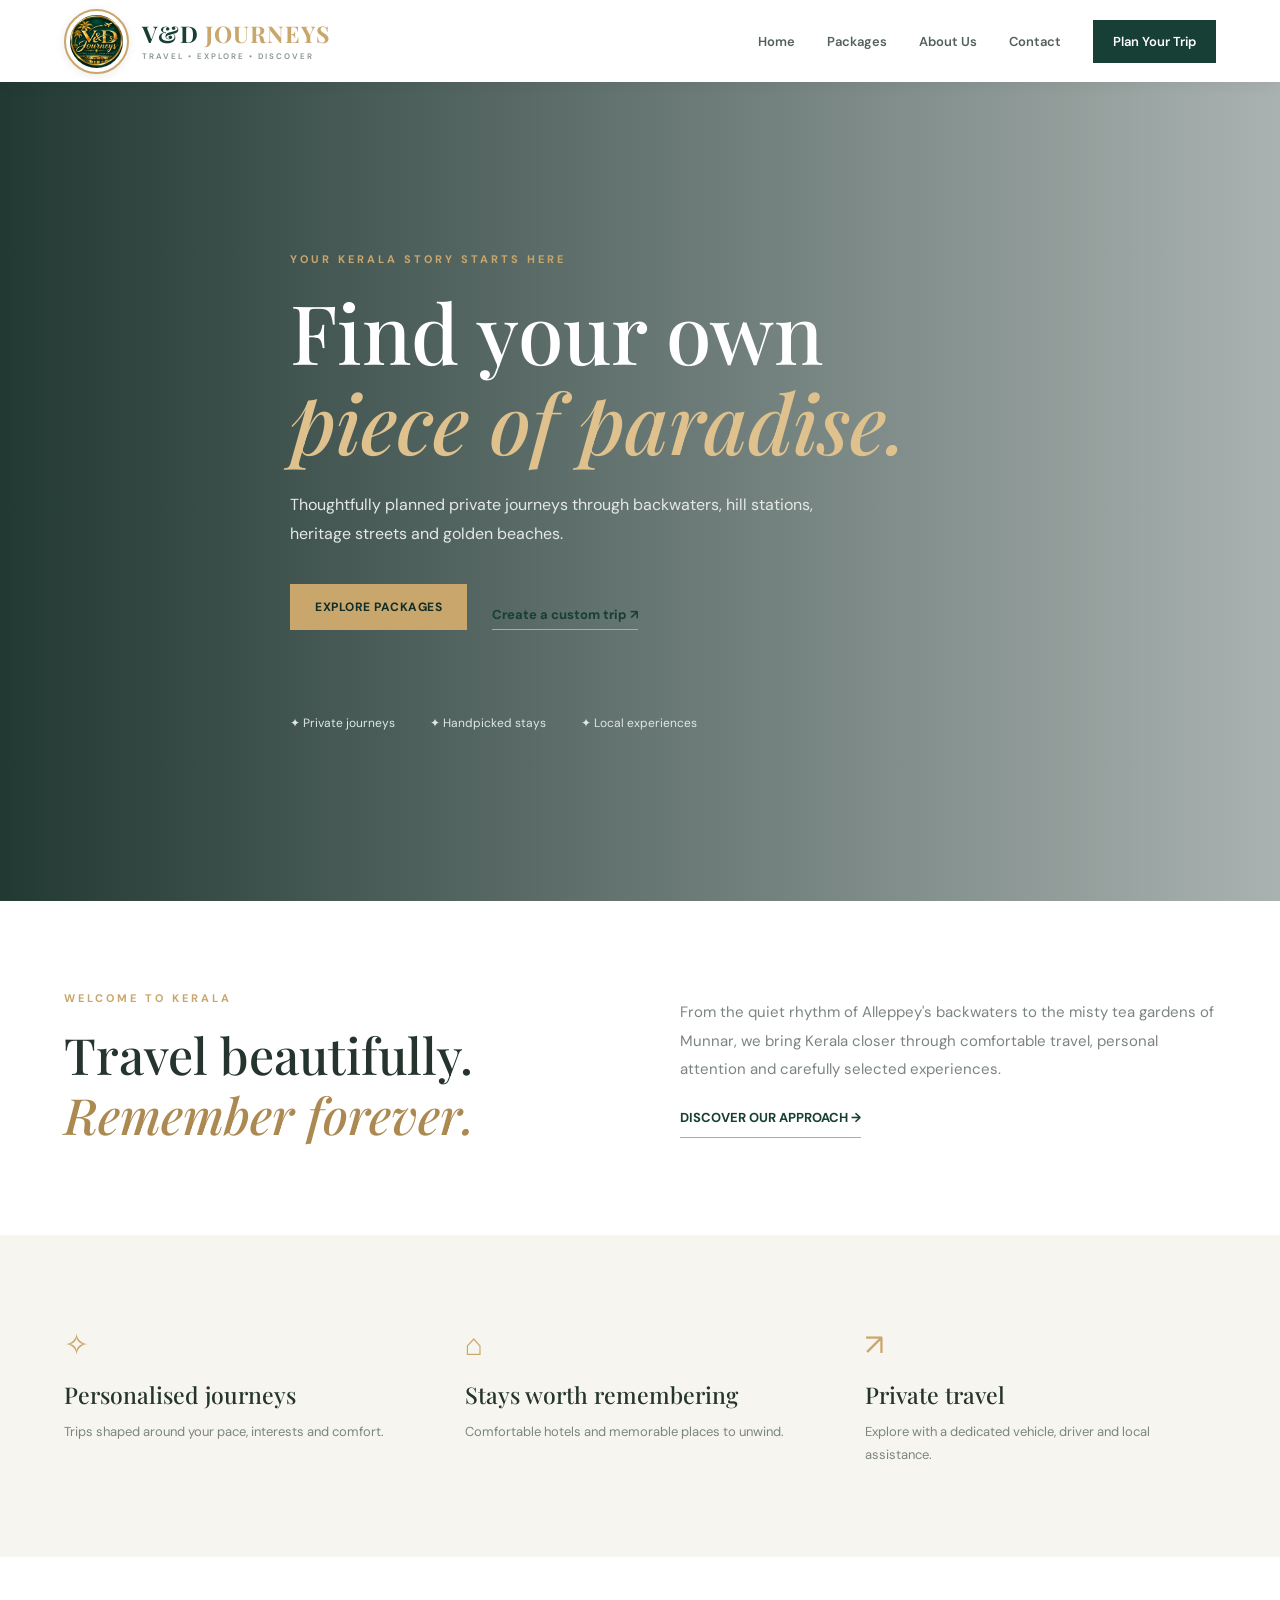
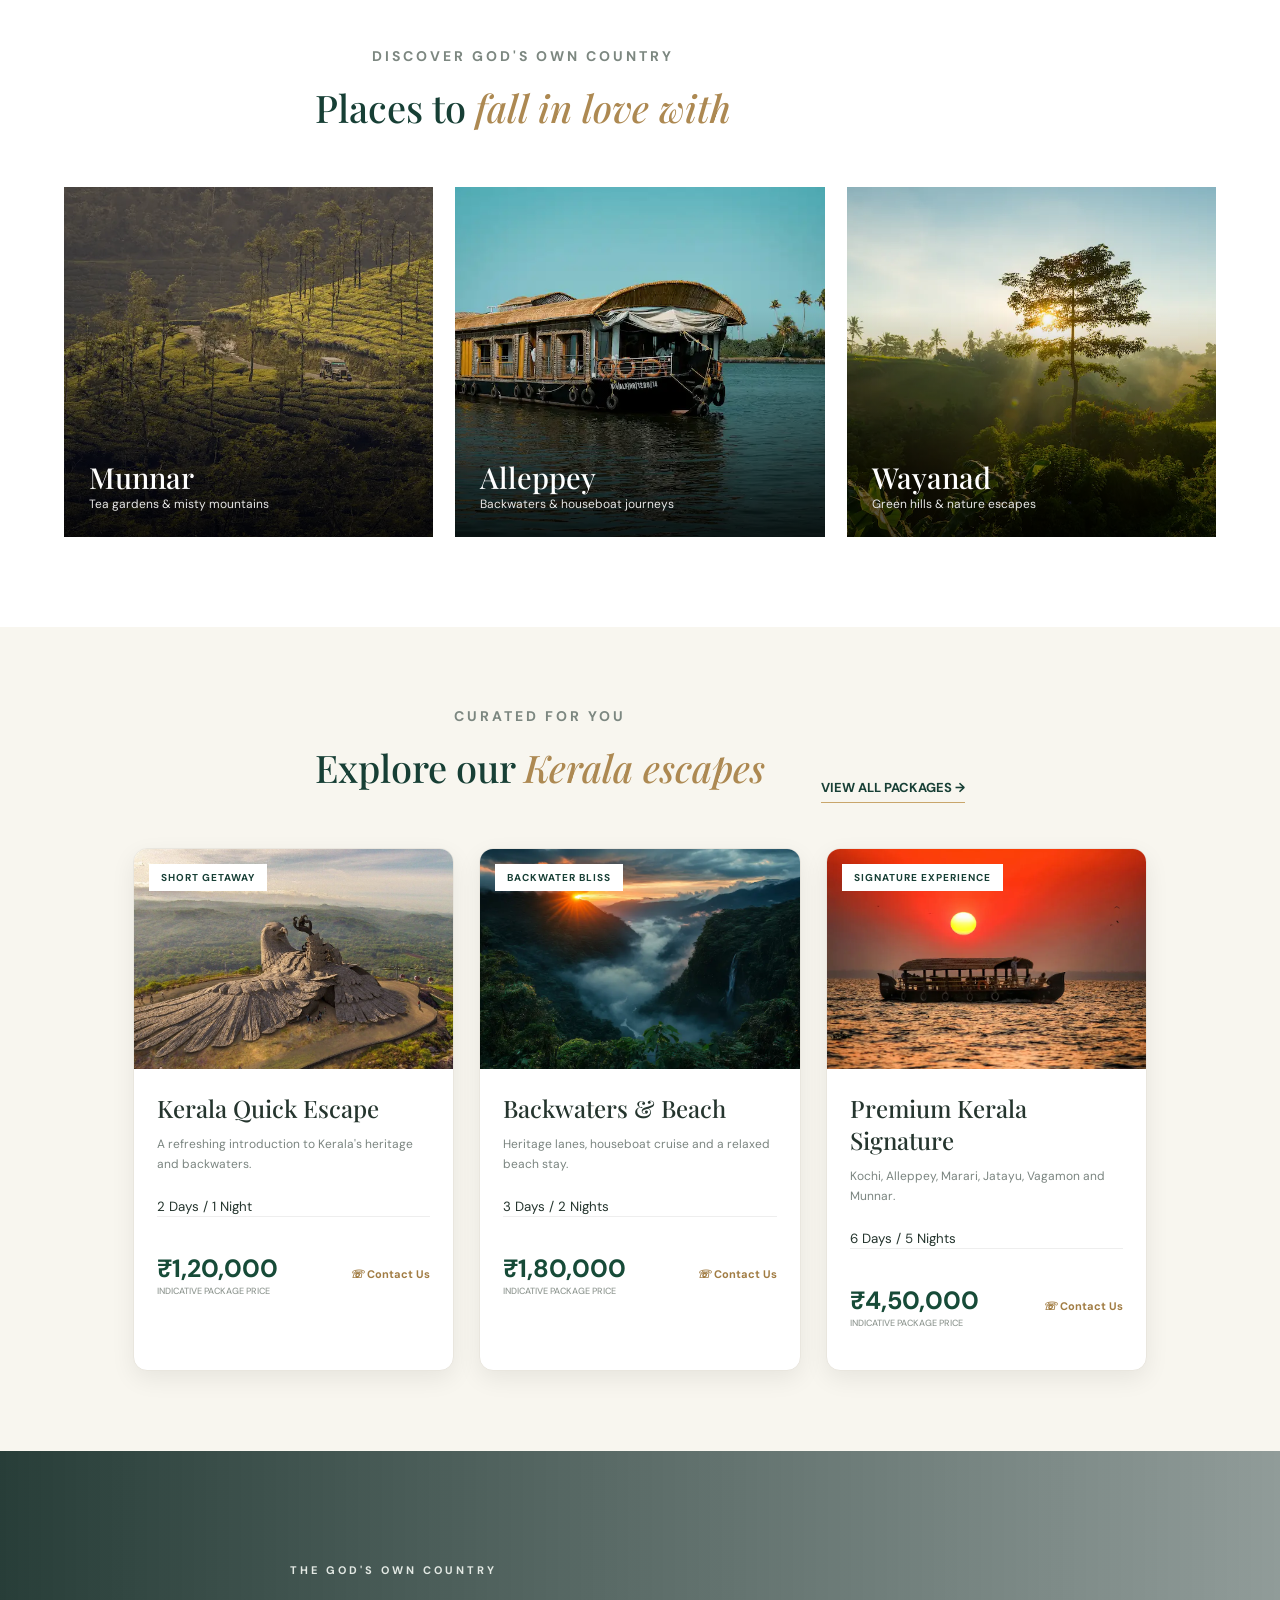
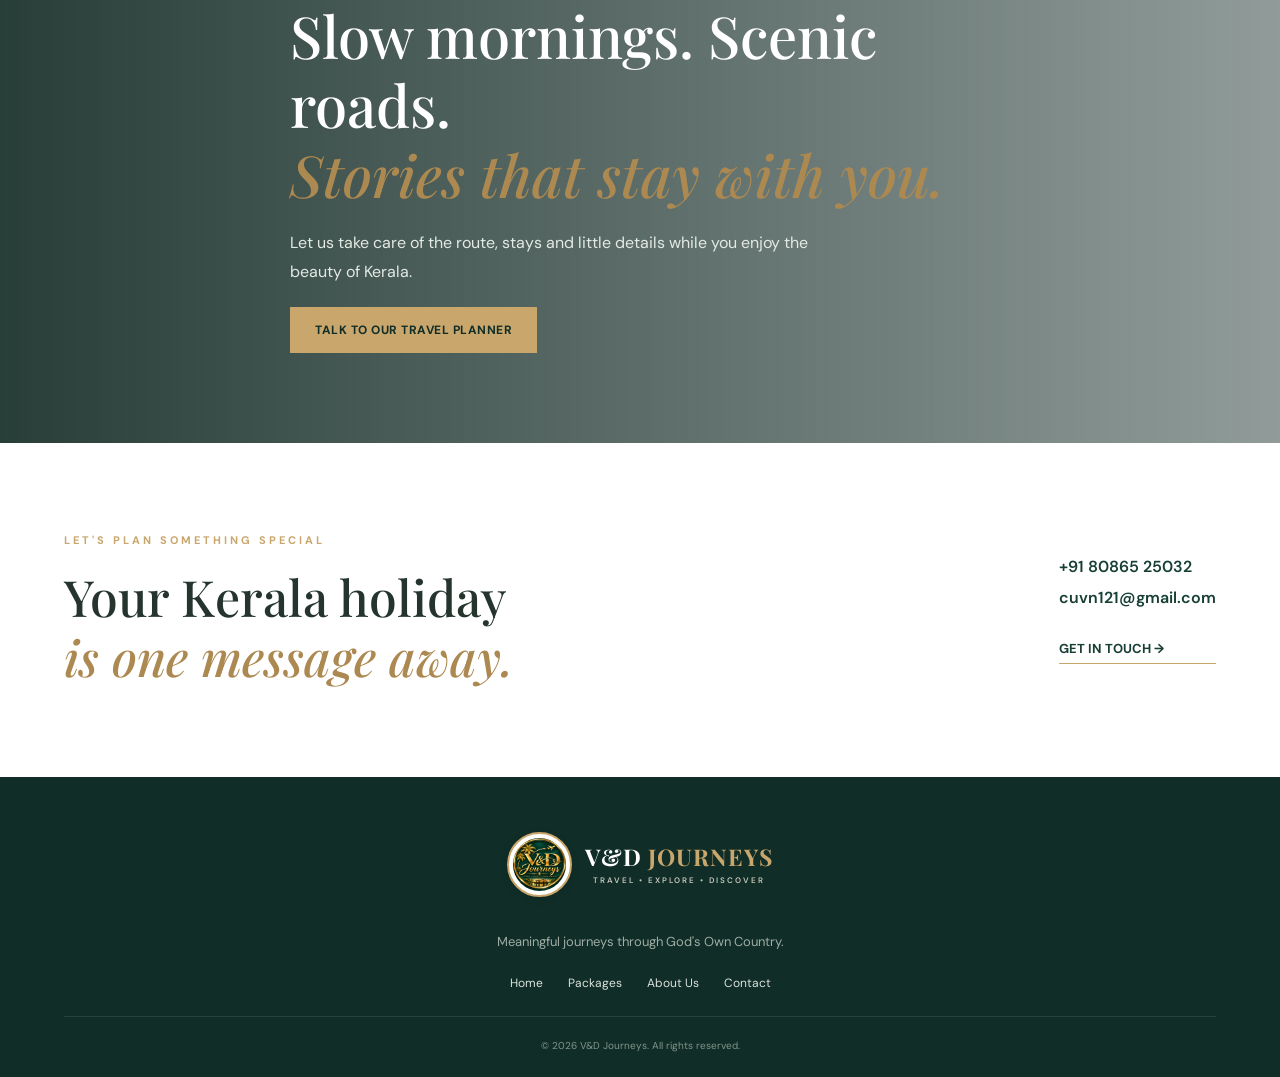
<file: index.html>
<!DOCTYPE html>
<html lang="en">
    <head>
        <meta charset="UTF-8">
        <meta name="viewport" content="width=device-width, initial-scale=1.0">

        <title>V&D Journeys | Kerala Tour Packages</title>

        <meta name="description"
            content="Explore God's Own Country with V&D Journeys. Discover premium Kerala tour packages, private holidays, beautiful destinations and unforgettable travel experiences.">

        <meta name="keywords"
            content="V&D Journeys, Kerala tours, Kerala tour packages, Kerala holidays, Munnar, Alleppey, Wayanad, Kerala">

        <meta name="author" content="V&D Journeys">

        <meta name="theme-color" content="#123C32">

        <!-- Google Fonts -->
        <link rel="preconnect" href="https://fonts.googleapis.com">
        <link rel="preconnect" href="https://fonts.gstatic.com" crossorigin>

        <link
            href="https://fonts.googleapis.com/css2?family=DM+Sans:wght@400;500;600;700&family=Playfair+Display:wght@500;600;700&display=swap"
            rel="stylesheet">

        <!-- Main Stylesheet -->
        <link rel="stylesheet" href="style.css">
    </head>
    <body>

        <header>
            <a class="logo" href="index.html">
                <span class="logo-image">
                    <img src="./logovd.png" alt="V&D Journeys">
                </span>

                <span class="logo-details">
                    <span class="brand-name">V&D <span>JOURNEYS</span></span>
                    <span class="brand-tagline">TRAVEL • EXPLORE •
                        DISCOVER</span>
                </span>
            </a>

            <button class="menu-toggle"
                onclick="toggleMenu()"
                aria-label="Toggle navigation">
                ☰
            </button>

            <nav id="navigation">
                <a href="index.html">Home</a>
                <a href="packages.html">Packages</a>
                <a href="about.html">About Us</a>
                <a href="contact.html">Contact</a>
                <a class="nav-button" href="https://wa.me/918086525032">
                    Plan Your Trip
                </a>
            </nav>
        </header>

        <section class="hero">
            <div class="container hero-content">
                <p class="eyebrow">YOUR KERALA STORY STARTS HERE</p>
                <h1>Find your own<br><em>piece of paradise.</em></h1>
                <p class="description">
                    Thoughtfully planned private journeys through backwaters,
                    hill stations, heritage streets and golden beaches.
                </p>
                <div class="hero-buttons">
                    <a class="btn btn-gold" href="packages.html">EXPLORE
                        PACKAGES</a>
                    <a class="text-link light-link" href="contact.html">Create a
                        custom trip ↗</a>
                </div>
                <div class="hero-bottom">
                    <span>✦ Private journeys</span>
                    <span>✦ Handpicked stays</span>
                    <span>✦ Local experiences</span>
                </div>
            </div>
        </section>

        <section class="container intro">
            <div>
                <p class="eyebrow">WELCOME TO KERALA</p>
                <h2>Travel beautifully.<br><em>Remember forever.</em></h2>
            </div>
            <div class="intro-text">
                <p>
                    From the quiet rhythm of Alleppey's backwaters to the misty
                    tea
                    gardens of Munnar, we bring Kerala closer through
                    comfortable
                    travel, personal attention and carefully selected
                    experiences.
                </p>
                <a class="text-link" href="about.html">DISCOVER OUR APPROACH
                    →</a>
            </div>
        </section>

        <section class="features">
            <div class="container feature-grid">
                <div><span class="feature-icon">✧</span><h3>Personalised
                        journeys</h3><p>Trips shaped around your pace, interests
                        and comfort.</p></div>
                <div><span class="feature-icon">⌂</span><h3>Stays worth
                        remembering</h3><p>Comfortable hotels and memorable
                        places to unwind.</p></div>
                <div><span class="feature-icon">↗</span><h3>Private
                        travel</h3><p>Explore with a dedicated vehicle, driver
                        and local assistance.</p></div>
            </div>
        </section>

        <section class="container">
            <div class="section-heading">
                <div><p class="eyebrow">DISCOVER GOD'S OWN COUNTRY</p><h2>Places
                        to <em>fall in love with</em></h2></div>
            </div>
            <div class="destination-grid">
                <div class="destination"
                    style="background-image:url('./munnar.webp')"><div
                        class="destination-content"><h3>Munnar</h3><p>Tea
                            gardens & misty mountains</p></div></div>
                <div class="destination"
                    style="background-image:url('./alleppey.webp')"><div
                        class="destination-content"><h3>Alleppey</h3><p>Backwaters
                            & houseboat journeys</p></div></div>
                <div class="destination"
                    style="background-image:url('./wayanadu.webp')"><div
                        class="destination-content"><h3>Wayanad</h3><p>Green
                            hills & nature escapes</p></div></div>
            </div>
        </section>

        <section class="packages-section">
            <div class="container">
                <div class="section-heading">
                    <div><p class="eyebrow">CURATED FOR YOU</p><h2>Explore our
                            <em>Kerala escapes</em></h2></div>
                    <a class="text-link" href="packages.html">VIEW ALL PACKAGES
                        →</a>
                </div>
                <div class="package-grid" id="featuredPackages"></div>
            </div>
        </section>

        <section class="experience">
            <div class="container experience-content">
                <p class="eyebrow">THE GOD'S OWN COUNTRY</p>
                <h2>Slow mornings. Scenic roads.<br><em>Stories that stay with
                        you.</em></h2>
                <p>Let us take care of the route, stays and little details while
                    you enjoy the beauty of Kerala.</p>
                <a class="btn btn-gold"
                    href="https://wa.me/918086525032?text=Hello%20Tours%20and%20Travels%2C%20I%20would%20like%20to%20plan%20a%20Kerala%20trip.">TALK
                    TO OUR TRAVEL PLANNER</a>
            </div>
        </section>

        <section class="container contact-section">
            <div><p class="eyebrow">LET'S PLAN SOMETHING SPECIAL</p><h2>Your
                    Kerala holiday<br><em>is one message away.</em></h2></div>
            <div class="contact-details">
                <a href="tel:+918086525032">+91 80865 25032</a>
                <a href="mailto:cuvn121@gmail.com">cuvn121@gmail.com</a>
                <a class="text-link" href="contact.html">GET IN TOUCH →</a>
            </div>
        </section>

        <footer>
            <div class="container">

                <a class="logo footer-logo" href="index.html">
                    <span class="logo-image">
                        <img src="./logovd.png" alt="V&D Journeys Logo">
                    </span>

                    <span class="logo-details">
                        <span class="brand-name">
                            V&D <span>JOURNEYS</span>
                        </span>
                        <span class="brand-tagline">
                            TRAVEL • EXPLORE • DISCOVER
                        </span>
                    </span>
                </a>

                <p>Meaningful journeys through God's Own Country.</p>

                <div class="footer-links">
                    <a href="index.html">Home</a>
                    <a href="packages.html">Packages</a>
                    <a href="about.html">About Us</a>
                    <a href="contact.html">Contact</a>
                </div>

                <div class="copyright">
                    © <span id="year"></span> V&D Journeys. All rights reserved.
                </div>

            </div>
        </footer>

        <script>
    document.getElementById("year").textContent = new Date().getFullYear();
</script>


<script>
const featured = [
  {
    name: "Kerala Quick Escape",
    days: "2 Days / 1 Night",
    price: "₹1,20,000",
    tag: "SHORT GETAWAY",
    img: "./package1.jpg",
    desc: "A refreshing introduction to Kerala's heritage and backwaters.",
    id: "2-day"
  },
  {
    name: "Backwaters & Beach",
    days: "3 Days / 2 Nights",
    price: "₹1,80,000",
    tag: "BACKWATER BLISS",
    img: "./package2.webp",
    desc: "Heritage lanes, houseboat cruise and a relaxed beach stay.",
    id: "3-day"
  },
  {
    name: "Premium Kerala Signature",
    days: "6 Days / 5 Nights",
    price: "₹4,50,000",
    tag: "SIGNATURE EXPERIENCE",
    img: "./package3.webp",
    desc: "Kochi, Alleppey, Marari, Jatayu, Vagamon and Munnar.",
    id: "6-day"
  }
];

document.getElementById("featuredPackages").innerHTML =
  featured.map(p => `
    <article class="package-card">
      <a href="package.html?id=${p.id}">
        <div class="package-image" style="background-image:url('${p.img}')">
          <span class="package-label">${p.tag}</span>
        </div>
      </a>

      <div class="package-info">
        <h3>${p.name}</h3>
        <p>${p.desc}</p>
        <small>${p.days}</small>

        <div class="package-footer">
          <div class="package-price">
            ${p.price}
            <small>INDICATIVE PACKAGE PRICE</small>
          </div>

          <a class="whatsapp-btn"
             href="https://wa.me/918086525032?text=${encodeURIComponent(
               `Hello, I am interested in the ${p.name} package. Please share more details.`
             )}"
             target="_blank"
             rel="noopener noreferrer">
            <i class="whatsapp-icon">☏</i> Contact Us
          </a>
        </div>
      </div>
    </article>
  `).join("");

function toggleMenu() {
  document.getElementById("navigation").classList.toggle("open");
}

document.getElementById("year").textContent =
  new Date().getFullYear();
</script>

    </body>
</html>
</file>
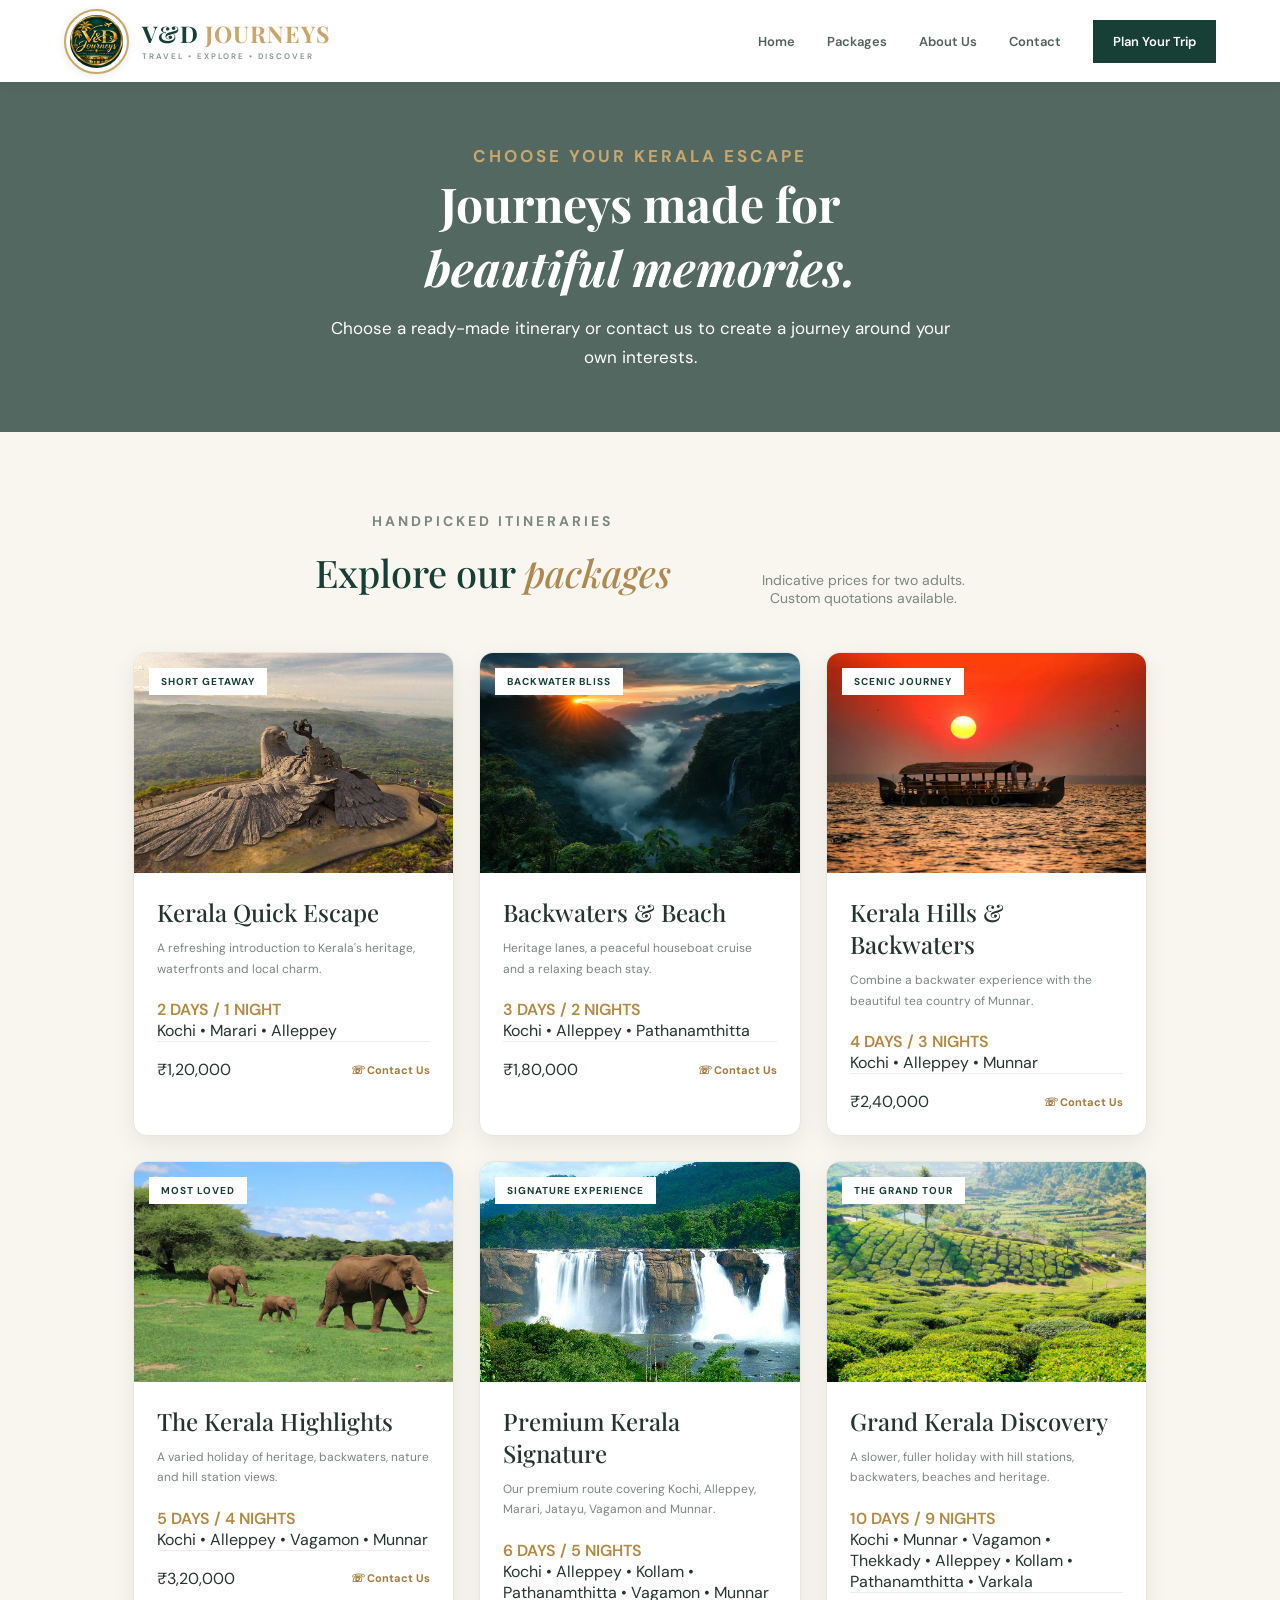
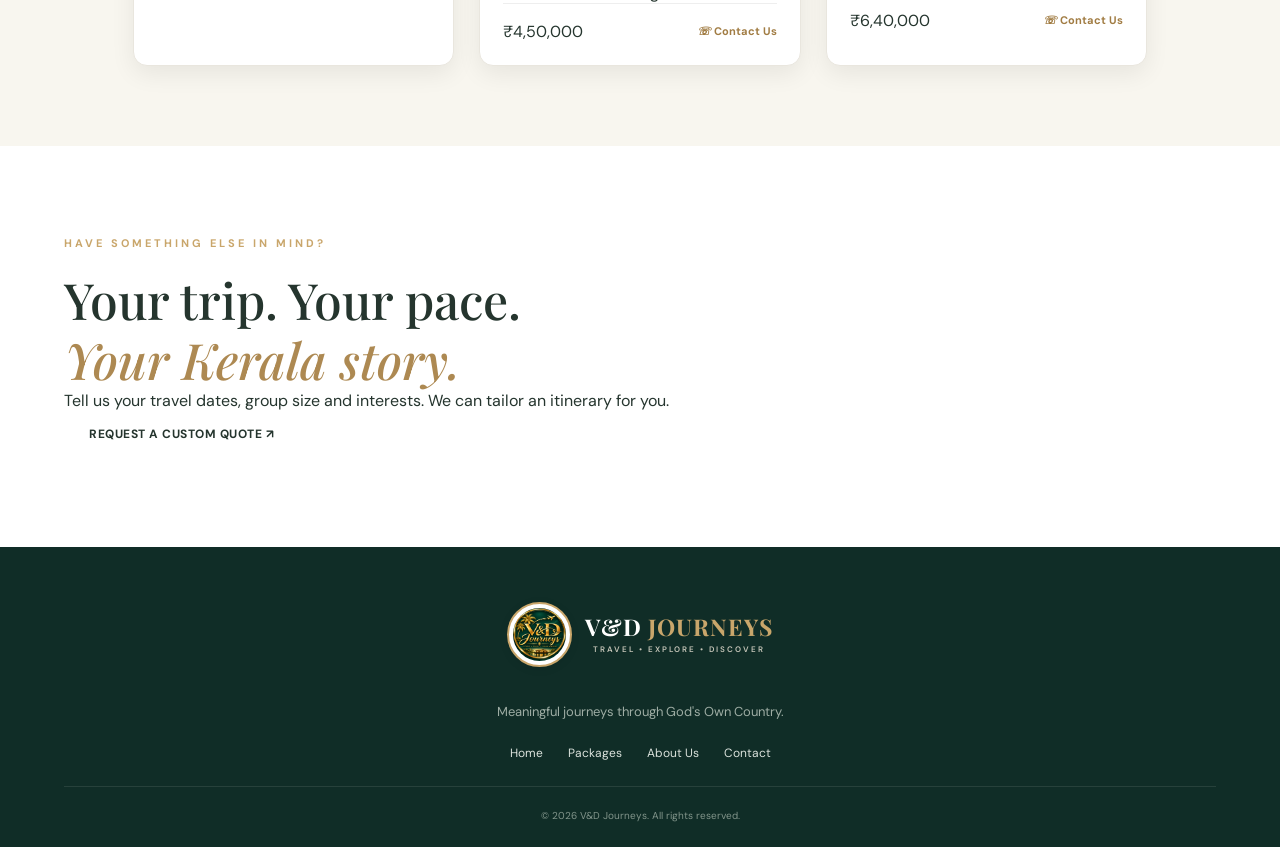
<file: packages.html>
<!DOCTYPE html>
<html lang="en">
    <head>
        <meta charset="UTF-8">
        <meta name="viewport" content="width=device-width, initial-scale=1.0">

        <title>Kerala Tour Packages | Tours and Travels</title>

        <link rel="preconnect" href="https://fonts.googleapis.com">
        <link rel="preconnect" href="https://fonts.gstatic.com" crossorigin>

        <link
            href="https://fonts.googleapis.com/css2?family=DM+Sans:wght@400;500;600;700&family=Playfair+Display:wght@500;600;700&display=swap"
            rel="stylesheet">

        <link rel="stylesheet" href="style.css">
    </head>

    <body>

        <header>
            <a class="logo" href="index.html">
                <span class="logo-image">
                    <img src="./logovd.png" alt="V&D Journeys">
                </span>

                <span class="logo-details">
                    <span class="brand-name">V&D <span>JOURNEYS</span></span>
                    <span class="brand-tagline">TRAVEL • EXPLORE •
                        DISCOVER</span>
                </span>
            </a>

            <button class="menu-toggle"
                onclick="toggleMenu()"
                aria-label="Toggle navigation">
                ☰
            </button>

            <nav id="navigation">
                <a href="index.html">Home</a>
                <a href="packages.html">Packages</a>
                <a href="about.html">About Us</a>
                <a href="contact.html">Contact</a>
                <a class="nav-button" href="https://wa.me/918086525032">
                    Plan Your Trip
                </a>
            </nav>
        </header>

        <section class="page-banner">
            <div class="container">
                <p class="eyebrow">CHOOSE YOUR KERALA ESCAPE</p>
                <h1>Journeys made for<br><em>beautiful memories.</em></h1>
                <p>Choose a ready-made itinerary or contact us to create a
                    journey around your own interests.</p>
            </div>
        </section>

        <section class="packages-section">
            <div class="container">

                <div class="section-heading">
                    <div>
                        <p class="eyebrow">HANDPICKED ITINERARIES</p>
                        <h2>Explore our <em>packages</em></h2>
                    </div>
                    <p>Indicative prices for two adults.<br>Custom quotations
                        available.</p>
                </div>

                <div class="package-grid">

                    <!-- PACKAGE 1 -->
                    <article class="package-card">
                        <a href="package.html?id=2-day">
                            <div class="package-image"
                                style="background-image:url('./package1.jpg')">
                                <span class="package-label">SHORT GETAWAY</span>
                            </div>
                        </a>
                        <div class="package-info">
                            <h3>Kerala Quick Escape</h3>
                            <p>A refreshing introduction to Kerala's heritage,
                                waterfronts and local charm.</p>
                            <span class="package-duration">2 DAYS / 1
                                NIGHT</span>
                            <div class="destinations">Kochi • Marari •
                                Alleppey</div>
                            <div class="package-footer">
                                <div class="price">₹1,20,000</div>
                                <a class="whatsapp-btn"
                                    href="https://wa.me/918086525032?text=Hello%2C%20I%20am%20interested%20in%20the%20Kerala%20Quick%20Escape%20package.%20Please%20share%20more%20details."
                                    target="_blank"
                                    rel="noopener noreferrer">
                                    <i class="whatsapp-icon">☏</i> Contact Us
                                </a> </div>
                        </div>
                    </article>

                    <!-- PACKAGE 2 -->
                    <article class="package-card">
                        <a href="package.html?id=3-day">
                            <div class="package-image"
                                style="background-image:url('./package2.webp')">
                                <span class="package-label">BACKWATER
                                    BLISS</span>
                            </div>
                        </a>
                        <div class="package-info">
                            <h3>Backwaters & Beach</h3>
                            <p>Heritage lanes, a peaceful houseboat cruise and a
                                relaxing beach stay.</p>
                            <span class="package-duration">3 DAYS / 2
                                NIGHTS</span>
                            <div class="destinations">Kochi • Alleppey •
                                Pathanamthitta</div>
                            <div class="package-footer">
                                <div class="price">₹1,80,000</div>
                                <a class="whatsapp-btn"
                                    href="https://wa.me/918086525032?text=Hello%2C%20I%20am%20interested%20in%20the%20Kerala%20Quick%20Escape%20package.%20Please%20share%20more%20details."
                                    target="_blank"
                                    rel="noopener noreferrer">
                                    <i class="whatsapp-icon">☏</i> Contact Us
                                </a>
                            </div>
                        </div>
                    </article>

                    <!-- PACKAGE 3 -->
                    <article class="package-card">
                        <a href="package.html?id=4-day">
                            <div class="package-image"
                                style="background-image:url('./package3.webp')">
                                <span class="package-label">SCENIC
                                    JOURNEY</span>
                            </div>
                        </a>
                        <div class="package-info">
                            <h3>Kerala Hills & Backwaters</h3>
                            <p>Combine a backwater experience with the beautiful
                                tea country of Munnar.</p>
                            <span class="package-duration">4 DAYS / 3
                                NIGHTS</span>
                            <div class="destinations">Kochi • Alleppey •
                                Munnar</div>
                            <div class="package-footer">
                                <div class="price">₹2,40,000</div>
                                <a class="whatsapp-btn"
                                    href="https://wa.me/918086525032?text=Hello%2C%20I%20am%20interested%20in%20the%20Kerala%20Quick%20Escape%20package.%20Please%20share%20more%20details."
                                    target="_blank"
                                    rel="noopener noreferrer">
                                    <i class="whatsapp-icon">☏</i> Contact Us
                                </a>
                            </div>
                        </div>
                    </article>

                    <!-- PACKAGE 4 -->
                    <article class="package-card">
                        <a href="package.html?id=5-day">
                            <div class="package-image"
                                style="background-image:url('./package4.webp')">
                                <span class="package-label">MOST LOVED</span>
                            </div>
                        </a>
                        <div class="package-info">
                            <h3>The Kerala Highlights</h3>
                            <p>A varied holiday of heritage, backwaters, nature
                                and hill station views.</p>
                            <span class="package-duration">5 DAYS / 4
                                NIGHTS</span>
                            <div class="destinations">Kochi • Alleppey • Vagamon
                                • Munnar</div>
                            <div class="package-footer">
                                <div class="price">₹3,20,000</div>
                                <a class="whatsapp-btn"
                                    href="https://wa.me/918086525032?text=Hello%2C%20I%20am%20interested%20in%20the%20Kerala%20Quick%20Escape%20package.%20Please%20share%20more%20details."
                                    target="_blank"
                                    rel="noopener noreferrer">
                                    <i class="whatsapp-icon">☏</i> Contact Us
                                </a>
                            </div>
                        </div>
                    </article>

                    <!-- PACKAGE 5 -->
                    <article class="package-card">
                        <a href="package.html?id=6-day">
                            <div class="package-image"
                                style="background-image:url('./package5.jpg')">
                                <span class="package-label">SIGNATURE
                                    EXPERIENCE</span>
                            </div>
                        </a>
                        <div class="package-info">
                            <h3>Premium Kerala Signature</h3>
                            <p>Our premium route covering Kochi, Alleppey,
                                Marari, Jatayu, Vagamon and Munnar.</p>
                            <span class="package-duration">6 DAYS / 5
                                NIGHTS</span>
                            <div class="destinations">Kochi • Alleppey • Kollam
                                • Pathanamthitta • Vagamon • Munnar</div>
                            <div class="package-footer">
                                <div class="price">₹4,50,000</div>
                                <a class="whatsapp-btn"
                                    href="https://wa.me/918086525032?text=Hello%2C%20I%20am%20interested%20in%20the%20Kerala%20Quick%20Escape%20package.%20Please%20share%20more%20details."
                                    target="_blank"
                                    rel="noopener noreferrer">
                                    <i class="whatsapp-icon">☏</i> Contact Us
                                </a>
                            </div>
                        </div>
                    </article>

                    <!-- PACKAGE 6 -->
                    <article class="package-card">
                        <a href="package.html?id=10-day">
                            <div class="package-image"
                                style="background-image:url('./package6.webp')">
                                <span class="package-label">THE GRAND
                                    TOUR</span>
                            </div>
                        </a>
                        <div class="package-info">
                            <h3>Grand Kerala Discovery</h3>
                            <p>A slower, fuller holiday with hill stations,
                                backwaters, beaches and heritage.</p>
                            <span class="package-duration">10 DAYS / 9
                                NIGHTS</span>
                            <div class="destinations">Kochi • Munnar • Vagamon •
                                Thekkady • Alleppey • Kollam • Pathanamthitta •
                                Varkala</div>
                            <div class="package-footer">
                                <div class="price">₹6,40,000</div>
                                <a class="whatsapp-btn"
                                    href="https://wa.me/918086525032?text=Hello%2C%20I%20am%20interested%20in%20the%20Kerala%20Quick%20Escape%20package.%20Please%20share%20more%20details."
                                    target="_blank"
                                    rel="noopener noreferrer">
                                    <i class="whatsapp-icon">☏</i> Contact Us
                                </a>
                            </div>
                        </div>
                    </article>

                </div>
            </div>
        </section>

        <section class="custom-package">
            <div class="container custom-content">
                <div>
                    <p class="eyebrow">HAVE SOMETHING ELSE IN MIND?</p>
                    <h2>Your trip. Your pace.<br><em>Your Kerala
                            story.</em></h2>
                    <p>Tell us your travel dates, group size and interests. We
                        can tailor an itinerary for you.</p>
                </div>
                <a class="btn"
                    href="https://wa.me/918086525032?text=Hello%20Tours%20and%20Travels%2C%20I%20would%20like%20a%20custom%20Kerala%20tour%20quotation.">REQUEST
                    A CUSTOM QUOTE ↗</a>
            </div>
        </section>

        <footer>
            <div class="container">

                <a class="logo footer-logo" href="index.html">
                    <span class="logo-image">
                        <img src="./logovd.png" alt="V&D Journeys Logo">
                    </span>

                    <span class="logo-details">
                        <span class="brand-name">
                            V&D <span>JOURNEYS</span>
                        </span>
                        <span class="brand-tagline">
                            TRAVEL • EXPLORE • DISCOVER
                        </span>
                    </span>
                </a>

                <p>Meaningful journeys through God's Own Country.</p>

                <div class="footer-links">
                    <a href="index.html">Home</a>
                    <a href="packages.html">Packages</a>
                    <a href="about.html">About Us</a>
                    <a href="contact.html">Contact</a>
                </div>

                <div class="copyright">
                    © <span id="year"></span> V&D Journeys. All rights reserved.
                </div>

            </div>
        </footer>

        <script>
    document.getElementById("year").textContent = new Date().getFullYear();
</script>

        <script>
function toggleMenu() {
    document.getElementById("navigation").classList.toggle("open");
}
document.getElementById("year").textContent = new Date().getFullYear();
</script>

    </body>
</html>
</file>
<file: style.css>
:root {
       --green: #173f35;
       --dark: #102d27;
       --gold: #c9a66b;
       --cream: #f7f5ef;
       --text: #25352e;
       --muted: #7b8580;
   }

   * {
       margin: 0;
       padding: 0;
       box-sizing: border-box;
   }

   html {
       scroll-behavior: smooth;
   }

   body {
       font-family: 'DM Sans', sans-serif;
       color: var(--text);
       background: white;
   }

   a {
       text-decoration: none;
       color: inherit;
   }

   .container {
       width: 90%;
       max-width: 1200px;
       margin: auto;
   }

   /* HEADER */


   header {
       height: 82px;
       display: flex;
       justify-content: space-between;
       align-items: center;
       padding: 0 5%;
       background: white;
       position: sticky;
       top: 0;
       z-index: 1000;
       box-shadow: 0 2px 15px rgba(0, 0, 0, .05);
   }


   /* PREMIUM BRAND LOGO */

   .logo {
       display: flex;
       align-items: center;
       gap: 13px;
       text-decoration: none;
   }

   /* Circular logo frame */
   .logo-image {
       width: 65px;
       height: 65px;
       border-radius: 50%;
       border: 2px solid var(--gold);
       padding: 4px;
       display: flex;
       align-items: center;
       justify-content: center;
       overflow: hidden;
       background: #fff;
       flex-shrink: 0;
       box-shadow: 0 2px 10px rgba(0, 0, 0, 0.08);
   }

   .logo-image img {
       width: 100%;
       height: 100%;
       border-radius: 50%;
       object-fit: cover;
   }

   /* Brand name */
   .logo-details {
       display: flex;
       flex-direction: column;
       gap: 5px;
   }

   .brand-name {
       font-family: 'Playfair Display', serif;
       font-size: 23px;
       font-weight: 700;
       letter-spacing: 1px;
       color: var(--green);
       line-height: 1.1;
   }

   .brand-name span {
       color: var(--gold);
   }

   .brand-tagline {
       font-family: 'DM Sans', sans-serif;
       font-size: 8px;
       font-weight: 600;
       letter-spacing: 2px;
       color: #89958e;
   }

   /* Mobile responsive */
   @media (max-width: 768px) {
       .logo {
           gap: 9px;
       }

       .logo-image {
           width: 53px;
           height: 53px;
       }

       .brand-name {
           font-size: 18px;
       }

       .brand-tagline {
           font-size: 7px;
           letter-spacing: 1.2px;
       }
   }


   .logo-icon {
       width: 48px;
       height: 48px;
       border: 1.5px solid var(--gold);
       border-radius: 50%;
       display: grid;
       place-items: center;
       font-family: 'Playfair Display', serif;
       font-size: 19px;
       font-weight: 700;
       color: var(--gold);
       letter-spacing: -1px;
       flex-shrink: 0;
   }

   .logo-icon span {
       color: var(--green);
       font-size: 14px;
   }

   .logo-text {
       display: block;
       font-family: 'Playfair Display', serif;
       font-size: 18px;
       letter-spacing: 1.5px;
       color: var(--green);
   }

   .logo-text small {
       display: block;
       font-family: 'DM Sans', sans-serif;
       font-size: 8px;
       font-weight: 500;
       letter-spacing: 2px;
       color: #89958e;
       margin-top: 4px;
   }


   nav {
       display: flex;
       align-items: center;
       gap: 32px;
   }

   nav a {
       font-size: 13px;
       font-weight: 600;
       color: #53615b;
       transition: .3s;
   }

   nav a:hover {
       color: var(--gold);
   }

   .nav-button {
       background: var(--green);
       color: white;
       padding: 13px 20px;
   }

   .menu-toggle {
       display: none;
       border: 0;
       background: none;
       font-size: 27px;
       color: var(--green);
       cursor: pointer;
   }

   /* HERO */

   .hero {
       min-height: 680px;
       background:
           linear-gradient(90deg, rgba(10, 35, 29, .90), rgba(10, 35, 29, .35)),
           url('https://images.unsplash.com/photo-1602216056096-3b40cc0c9944?auto=format&fit=crop&w=2000&q=90');

       background-size: cover;
       background-position: center;
       display: flex;
       align-items: center;
       color: white;
   }

   .hero-content {
       max-width: 700px;
       padding: 80px 0;
   }

   .eyebrow {
       color: var(--gold);
       letter-spacing: 3px;
       font-size: 11px;
       font-weight: 700;
       margin-bottom: 20px;
   }

   .hero h1 {
       font-family: 'Playfair Display', serif;
       font-size: clamp(48px, 7vw, 82px);
       font-weight: 500;
       line-height: 1.1;
       margin-bottom: 25px;
   }

   .hero h1 em {
       color: #dfc18e;
   }

   .hero p.description {
       max-width: 530px;
       line-height: 1.8;
       color: #e4e9e5;
       font-size: 16px;
   }

   .hero-buttons {
       display: flex;
       gap: 25px;
       align-items: center;
       margin-top: 35px;
   }

   .btn {
       display: inline-block;
       padding: 15px 25px;
       font-size: 12px;
       font-weight: 700;
       letter-spacing: .5px;
       transition: .3s;
   }

   .btn-gold {
       background: var(--gold);
       color: var(--dark);
   }

   .btn-gold:hover {
       background: white;
   }

   .btn-outline {
       border: 1px solid rgba(255, 255, 255, .7);
       color: white;
   }

   .btn-outline:hover {
       background: white;
       color: var(--green);
   }

   .hero-bottom {
       margin-top: 85px;
       display: flex;
       gap: 35px;
       flex-wrap: wrap;
       color: #e0e8e2;
       font-size: 12px;
   }

   /* INTRO */

   section {
       padding: 90px 0;
   }

   .intro {
       display: grid;
       grid-template-columns: 1fr 1fr;
       gap: 80px;
       align-items: center;
   }

   h2 {
       font-family: 'Playfair Display', serif;
       font-size: clamp(35px, 4vw, 50px);
       line-height: 1.2;
       font-weight: 500;
   }

   h2 em {
       color: #ad8952;
   }

   .intro-text {
       color: var(--muted);
       font-size: 15px;
       line-height: 1.9;
   }

   .text-link {
       display: inline-block;
       margin-top: 22px;
       color: var(--green);
       font-weight: 700;
       font-size: 13px;
       border-bottom: 1px solid var(--gold);
       padding-bottom: 6px;
   }



   /* FEATURES */

   .features {
       background: var(--cream);
   }

   .feature-grid {
       display: grid;
       grid-template-columns: repeat(3, 1fr);
       gap: 50px;
   }

   .feature-icon {
       font-size: 30px;
       color: var(--gold);
   }

   .feature-grid h3 {
       font-family: 'Playfair Display', serif;
       font-size: 23px;
       font-weight: 500;
       margin: 15px 0 10px;
   }

   .feature-grid p {
       font-size: 13px;
       color: var(--muted);
       line-height: 1.8;
   }

   /* DESTINATIONS */

   .section-heading {
       display: flex;
       justify-content: space-between;
       align-items: end;
       margin-bottom: 40px;
   }

   .destination-grid {
       display: grid;
       grid-template-columns: repeat(3, 1fr);
       gap: 22px;
   }

   .destination {
       position: relative;
       height: 350px;
       overflow: hidden;
       background-size: cover;
       background-position: center;
   }

   .destination::after {
       content: "";
       position: absolute;
       inset: 0;
       background: linear-gradient(transparent 35%, rgba(0, 0, 0, .75));
   }

   .destination-content {
       position: absolute;
       bottom: 25px;
       left: 25px;
       color: white;
       z-index: 2;
   }

   .destination-content h3 {
       font-family: 'Playfair Display', serif;
       font-size: 29px;
       font-weight: 500;
   }

   .destination-content p {
       font-size: 12px;
       color: #e6e6e6;
   }

   /* PACKAGES */

   .packages-section {
       background: #fbfaf7;
   }

   .package-grid {
       display: grid;
       grid-template-columns: repeat(3, 1fr);
       gap: 25px;
   }

   .package-card {
       background: white;
       border: 1px solid #e9e6de;
       transition: .3s;
   }

   .package-card:hover {
       transform: translateY(-6px);
       box-shadow: 0 15px 30px rgba(0, 0, 0, .08);
   }

   .package-image {
       height: 220px;
       background-size: cover;
       background-position: center;
       position: relative;
   }

   .package-label {
       position: absolute;
       top: 15px;
       left: 15px;
       background: white;
       color: var(--green);
       padding: 7px 12px;
       font-size: 10px;
       font-weight: 700;
       letter-spacing: 1px;
   }

   .package-info {
       padding: 23px;
   }

   .package-info h3 {
       font-family: 'Playfair Display', serif;
       font-size: 24px;
       font-weight: 500;
   }

   .package-info p {
       color: var(--muted);
       font-size: 12px;
       line-height: 1.7;
       margin: 10px 0 20px;
   }

   .package-footer {
       border-top: 1px solid #eee;
       padding-top: 17px;
       display: flex;
       justify-content: space-between;
       align-items: center;
   }

   .package-price {
       color: var(--green);
       font-size: 19px;
       font-weight: 700;
   }

   .package-price small {
       display: block;
       color: #929a94;
       font-size: 9px;
       font-weight: 500;
   }

   .package-footer a {
       color: #a17c43;
       font-size: 11px;
       font-weight: 700;
   }

   /* EXPERIENCE */

   .experience {
       background:
           linear-gradient(90deg, rgba(10, 35, 29, .88), rgba(10, 35, 29, .45)),
           url('https://images.unsplash.com/photo-1501785888041-af3ef285b470?auto=format&fit=crop&w=1800&q=85') center/cover;
       color: white;
   }

   .experience-content {
       max-width: 700px;
   }

   .experience h2 {
       font-size: clamp(38px, 5vw, 58px);
   }

   .experience p {
       color: #e3e9e4;
       max-width: 520px;
       margin: 20px 0;
       line-height: 1.8;
   }

   /* CONTACT CTA */

   .contact-section {
       display: flex;
       justify-content: space-between;
       align-items: center;
       gap: 35px;
   }

   .contact-details {
       display: grid;
       gap: 10px;
       color: var(--green);
       font-size: 16px;
       font-weight: 600;
   }

   /* FOOTER */

   footer {
       background: var(--dark);
       color: #dbe2dc;
       padding: 55px 0 25px;
       text-align: center;
   }

   .footer-logo {
       justify-content: center;
       color: white;
   }

   footer p {
       color: #9eada4;
       font-size: 13px;
       margin: 18px 0;
   }

   .footer-links {
       display: flex;
       justify-content: center;
       gap: 25px;
       margin: 25px 0;
       font-size: 12px;
   }

   footer .copyright {
       border-top: 1px solid #ffffff18;
       padding-top: 22px;
       color: #82958b;
       font-size: 10px;
   }

   @media(max-width:850px) {
       nav {
           gap: 15px;
       }

       .intro {
           gap: 35px;
       }

       .destination-grid,
       .package-grid {
           grid-template-columns: repeat(2, 1fr);
       }
   }

   @media(max-width:650px) {
       header {
           height: 70px;
           padding: 0 5%;
       }

       .menu-toggle {
           display: block;
       }

       nav {
           display: none;
           position: absolute;
           top: 70px;
           left: 0;
           right: 0;
           background: white;
           padding: 20px 5%;
           flex-direction: column;
           align-items: stretch;
           box-shadow: 0 12px 20px #00000012;
       }

       nav.open {
           display: flex;
       }

       nav a {
           padding: 7px 0;
       }

       .nav-button {
           text-align: center;
           padding: 12px;
       }

       .hero {
           min-height: 650px;
           background-position: 60% center;
       }

       .hero-content {
           padding: 65px 0;
       }

       .hero h1 {
           font-size: 51px;
       }

       .hero-bottom {
           gap: 12px 20px;
           margin-top: 55px;
       }

       section {
           padding: 65px 0;
       }

       .intro {
           grid-template-columns: 1fr;
           gap: 25px;
       }

       .feature-grid {
           grid-template-columns: 1fr;
           gap: 30px;
       }

       .section-heading {
           align-items: flex-start;
           flex-direction: column;
           gap: 15px;
       }

       .destination-grid,
       .package-grid {
           grid-template-columns: 1fr;
       }

       .destination {
           height: 310px;
       }

       .contact-section {
           align-items: flex-start;
           flex-direction: column;
       }

       .footer-links {
           flex-wrap: wrap;
           gap: 16px;
       }

       .hero-buttons {
           align-items: flex-start;
           flex-direction: column;
           gap: 18px;
       }
   }

   /* package */
   /* ================================
   PACKAGES PAGE
================================ */

   .page-banner {
       min-height: 320px;
       display: flex;
       align-items: center;
       justify-content: center;
       text-align: center;
       background:
           linear-gradient(rgba(10, 40, 30, 0.7), rgba(10, 40, 30, 0.7)),
           url('https://images.unsplash.com/photo-1602216056096-3b40cc0c9944') center/cover no-repeat;
       color: #fff;
       padding: 60px 20px;
   }

   .page-banner h1 {
       font-family: 'Playfair Display', serif;
       font-size: 48px;
       margin-bottom: 15px;
   }

   .page-banner p {
       font-size: 17px;
       max-width: 650px;
       margin: auto;
       line-height: 1.7;
   }

   .packages-section {
       padding: 80px 6%;
       background: #f8f6ef;
   }

   .packages-grid {
       display: grid;
       grid-template-columns: repeat(3, 1fr);
       gap: 30px;
   }

   .package-card {
       background: #fff;
       border-radius: 14px;
       overflow: hidden;
       box-shadow: 0 8px 25px rgba(0, 0, 0, 0.07);
       transition: transform 0.3s ease;
   }

   .package-card:hover {
       transform: translateY(-8px);
   }

   .package-card img {
       width: 100%;
       height: 230px;
       object-fit: cover;
   }

   .package-content {
       padding: 25px;
   }

   .package-content h3 {
       font-family: 'Playfair Display', serif;
       font-size: 23px;
       color: #174b38;
       margin-bottom: 12px;
   }

   .package-duration {
       color: #b18a45;
       font-weight: 600;
       margin-bottom: 12px;
   }

   .package-price {
       font-size: 25px;
       font-weight: 700;
       color: #174b38;
       margin: 18px 0;
   }

   .package-content p {
       color: #666;
       line-height: 1.7;
   }

   .package-btn {
       display: inline-block;
       background: #174b38;
       color: #fff;
       padding: 12px 22px;
       border-radius: 5px;
       text-decoration: none;
       margin-top: 12px;
       transition: 0.3s;
   }

   .package-btn:hover {
       background: #b18a45;
   }

   /* Responsive package layout */

   @media (max-width: 992px) {
       .packages-grid {
           grid-template-columns: repeat(2, 1fr);
       }
   }

   @media (max-width: 600px) {
       .page-banner h1 {
           font-size: 34px;
       }

       .packages-section {
           padding: 50px 5%;
       }

       .packages-grid {
           grid-template-columns: 1fr;
       }

       .package-card img {
           height: 210px;
       }
   }

   /* PREMIUM FOOTER LOGO */

   .footer-logo {
       display: inline-flex;
       margin-bottom: 18px;
   }

   .footer-logo .logo-image {
       width: 65px;
       height: 65px;
       border-radius: 50%;
       border: 2px solid var(--gold);
       padding: 4px;
       overflow: hidden;
       background: #fff;
   }

   .footer-logo .logo-image img {
       width: 100%;
       height: 100%;
       object-fit: cover;
       border-radius: 50%;
   }

   .footer-logo .brand-name {
       color: #fff;
   }

   .footer-logo .brand-name span {
       color: var(--gold);
   }

   .footer-logo .brand-tagline {
       color: #c5c5b8;
   }

   .footer-links a {
       text-decoration: none;
       transition: 0.3s;
   }

   .footer-links a:hover {
       color: var(--gold);
   }

   @media (max-width: 768px) {
       .footer-logo .logo-image {
           width: 56px;
           height: 56px;
       }
   }
   
/* =========================================
   ABOUT US PAGE
========================================= */

.section-padding {
    padding: 90px 5%;
}

.section-label {
    color: var(--gold);
    font-size: 11px;
    font-weight: 700;
    letter-spacing: 3px;
    display: inline-block;
    margin-bottom: 15px;
}

.about-hero,
.contact-hero {
    min-height: 400px;
    display: flex;
    align-items: center;
    padding: 70px 8%;
    background:
        linear-gradient(90deg, rgba(10, 38, 30, .88), rgba(10, 38, 30, .3)),
        url('./images/about-banner.jpg') center/cover no-repeat;
}

.about-hero-content,
.contact-hero-content {
    max-width: 700px;
}

.about-hero h1,
.contact-hero h1 {
    font-family: 'Playfair Display', serif;
    font-size: clamp(38px, 6vw, 64px);
    color: white;
    line-height: 1.15;
    margin: 0 0 20px;
}

.about-hero h1 span,
.contact-hero h1 span {
    color: var(--gold);
}

.about-hero p,
.contact-hero p {
    color: #f1eee6;
    font-size: 16px;
    line-height: 1.8;
    max-width: 550px;
}

.about-grid {
    display: grid;
    grid-template-columns: 1fr 1fr;
    align-items: center;
    gap: 65px;
}

.about-image img {
    width: 100%;
    height: 480px;
    object-fit: cover;
    border-radius: 6px;
}

.about-content h2,
.about-destination-grid h2,
.contact-info h2,
.contact-form-wrapper h2 {
    font-family: 'Playfair Display', serif;
    font-size: clamp(28px, 4vw, 39px);
    color: var(--green);
    line-height: 1.3;
    margin: 0 0 20px;
}

.about-content p,
.about-destination-grid p,
.contact-info > p {
    color: #69756f;
    font-size: 14px;
    line-height: 1.9;
    margin-bottom: 16px;
}

.primary-btn {
    display: inline-flex;
    align-items: center;
    justify-content: center;
    background: var(--green);
    color: white;
    text-decoration: none;
    border: none;
    border-radius: 4px;
    padding: 15px 25px;
    font-family: 'DM Sans', sans-serif;
    font-size: 13px;
    font-weight: 700;
    cursor: pointer;
    transition: .3s;
}

.primary-btn:hover {
    background: var(--gold);
    color: #fff;
    transform: translateY(-2px);
}

/* WHY CHOOSE US */

.why-section {
    background: #f7f6f1;
}

.section-heading {
    text-align: center;
    max-width: 650px;
    margin: 0 auto 45px;
}

.section-heading h2 {
    font-family: 'Playfair Display', serif;
    color: var(--green);
    font-size: 38px;
    margin: 0 0 12px;
}

.section-heading p {
    color: #7c8780;
    font-size: 14px;
}

.why-grid {
    display: grid;
    grid-template-columns: repeat(4, 1fr);
    gap: 22px;
}

.why-card {
    background: white;
    padding: 32px 24px;
    border: 1px solid #eeece5;
    border-radius: 5px;
    transition: .3s;
}

.why-card:hover {
    transform: translateY(-6px);
    box-shadow: 0 12px 30px rgba(0,0,0,.07);
}

.why-icon {
    font-size: 32px;
    color: var(--gold);
    margin-bottom: 20px;
}

.why-card h3 {
    font-family: 'Playfair Display', serif;
    color: var(--green);
    font-size: 19px;
}

.why-card p {
    font-size: 13px;
    color: #7c8780;
    line-height: 1.8;
}

/* DESTINATION SECTION */

.about-destination-grid {
    display: grid;
    grid-template-columns: 1fr 1fr;
    align-items: center;
    gap: 60px;
}

.about-destination-grid img {
    width: 100%;
    height: 400px;
    object-fit: cover;
    border-radius: 5px;
}

/* ABOUT CTA */

.about-cta {
    text-align: center;
    padding: 75px 5%;
    background: var(--green);
}

.about-cta h2 {
    font-family: 'Playfair Display', serif;
    font-size: 38px;
    color: white;
    margin: 5px 0 15px;
}

.about-cta p {
    color: #e1e8e1;
    margin-bottom: 25px;
}

/* =========================================
   CONTACT PAGE
========================================= */

.contact-hero {
    background:
        linear-gradient(90deg, rgba(10, 38, 30, .88), rgba(10, 38, 30, .3)),
        url('./images/contact-banner.jpg') center/cover no-repeat;
}

.contact-grid {
    display: grid;
    grid-template-columns: .85fr 1.15fr;
    gap: 60px;
    align-items: start;
}

.contact-item {
    display: flex;
    align-items: center;
    gap: 18px;
    margin-top: 30px;
}

.contact-icon {
    width: 50px;
    height: 50px;
    background: #f5f1e5;
    border-radius: 50%;
    display: grid;
    place-items: center;
    color: var(--gold);
    font-size: 22px;
    flex-shrink: 0;
}

.contact-item h3 {
    font-family: 'Playfair Display', serif;
    font-size: 17px;
    color: var(--green);
    margin: 0 0 5px;
}

.contact-item a,
.contact-item p {
    color: #78827c;
    font-size: 13px;
    text-decoration: none;
    margin: 0;
}

.contact-item a:hover {
    color: var(--gold);
}

.contact-note {
    margin-top: 40px;
    padding: 25px;
    background: #f7f6f1;
    border-left: 3px solid var(--gold);
}

.contact-note h3 {
    color: var(--green);
    font-family: 'Playfair Display', serif;
}

.contact-note p {
    color: #78827c;
    font-size: 13px;
    line-height: 1.8;
}

/* CONTACT FORM */

.contact-form-wrapper {
    background: #fff;
    padding: 40px;
    border: 1px solid #eeece5;
    border-radius: 6px;
    box-shadow: 0 8px 35px rgba(0,0,0,.04);
}

.contact-form-wrapper > p {
    color: #7c8780;
    font-size: 13px;
    line-height: 1.7;
    margin-bottom: 28px;
}

.form-row {
    display: grid;
    grid-template-columns: 1fr 1fr;
    gap: 18px;
}

.form-group {
    margin-bottom: 20px;
}

.form-group label {
    display: block;
    color: var(--green);
    font-size: 12px;
    font-weight: 700;
    margin-bottom: 9px;
}

.form-group input,
.form-group select,
.form-group textarea {
    width: 100%;
    padding: 13px 14px;
    border: 1px solid #e4e6df;
    border-radius: 4px;
    background: #fff;
    color: #34443b;
    font-family: 'DM Sans', sans-serif;
    font-size: 13px;
    outline: none;
    box-sizing: border-box;
}

.form-group input:focus,
.form-group select:focus,
.form-group textarea:focus {
    border-color: var(--gold);
    box-shadow: 0 0 0 3px rgba(190, 155, 88, .1);
}

.form-group textarea {
    resize: vertical;
}

.form-submit {
    width: 100%;
}

/* MOBILE RESPONSIVE */

@media (max-width: 900px) {
    .why-grid {
        grid-template-columns: repeat(2, 1fr);
    }

    .about-grid,
    .about-destination-grid,
    .contact-grid {
        grid-template-columns: 1fr;
        gap: 35px;
    }

    .about-image img {
        height: 350px;
    }

    .about-destination-grid img {
        height: 320px;
    }
}

@media (max-width: 600px) {
    .section-padding {
        padding: 60px 5%;
    }

    .about-hero,
    .contact-hero {
        min-height: 340px;
        padding: 55px 6%;
    }

    .about-hero h1,
    .contact-hero h1 {
        font-size: 40px;
    }

    .why-grid {
        grid-template-columns: 1fr;
    }

    .section-heading h2 {
        font-size: 30px;
    }

    .about-cta h2 {
        font-size: 30px;
    }

    .form-row {
        grid-template-columns: 1fr;
        gap: 0;
    }

    .contact-form-wrapper {
        padding: 24px 18px;
    }

    .about-image img {
        height: 280px;
    }
}
</file>
